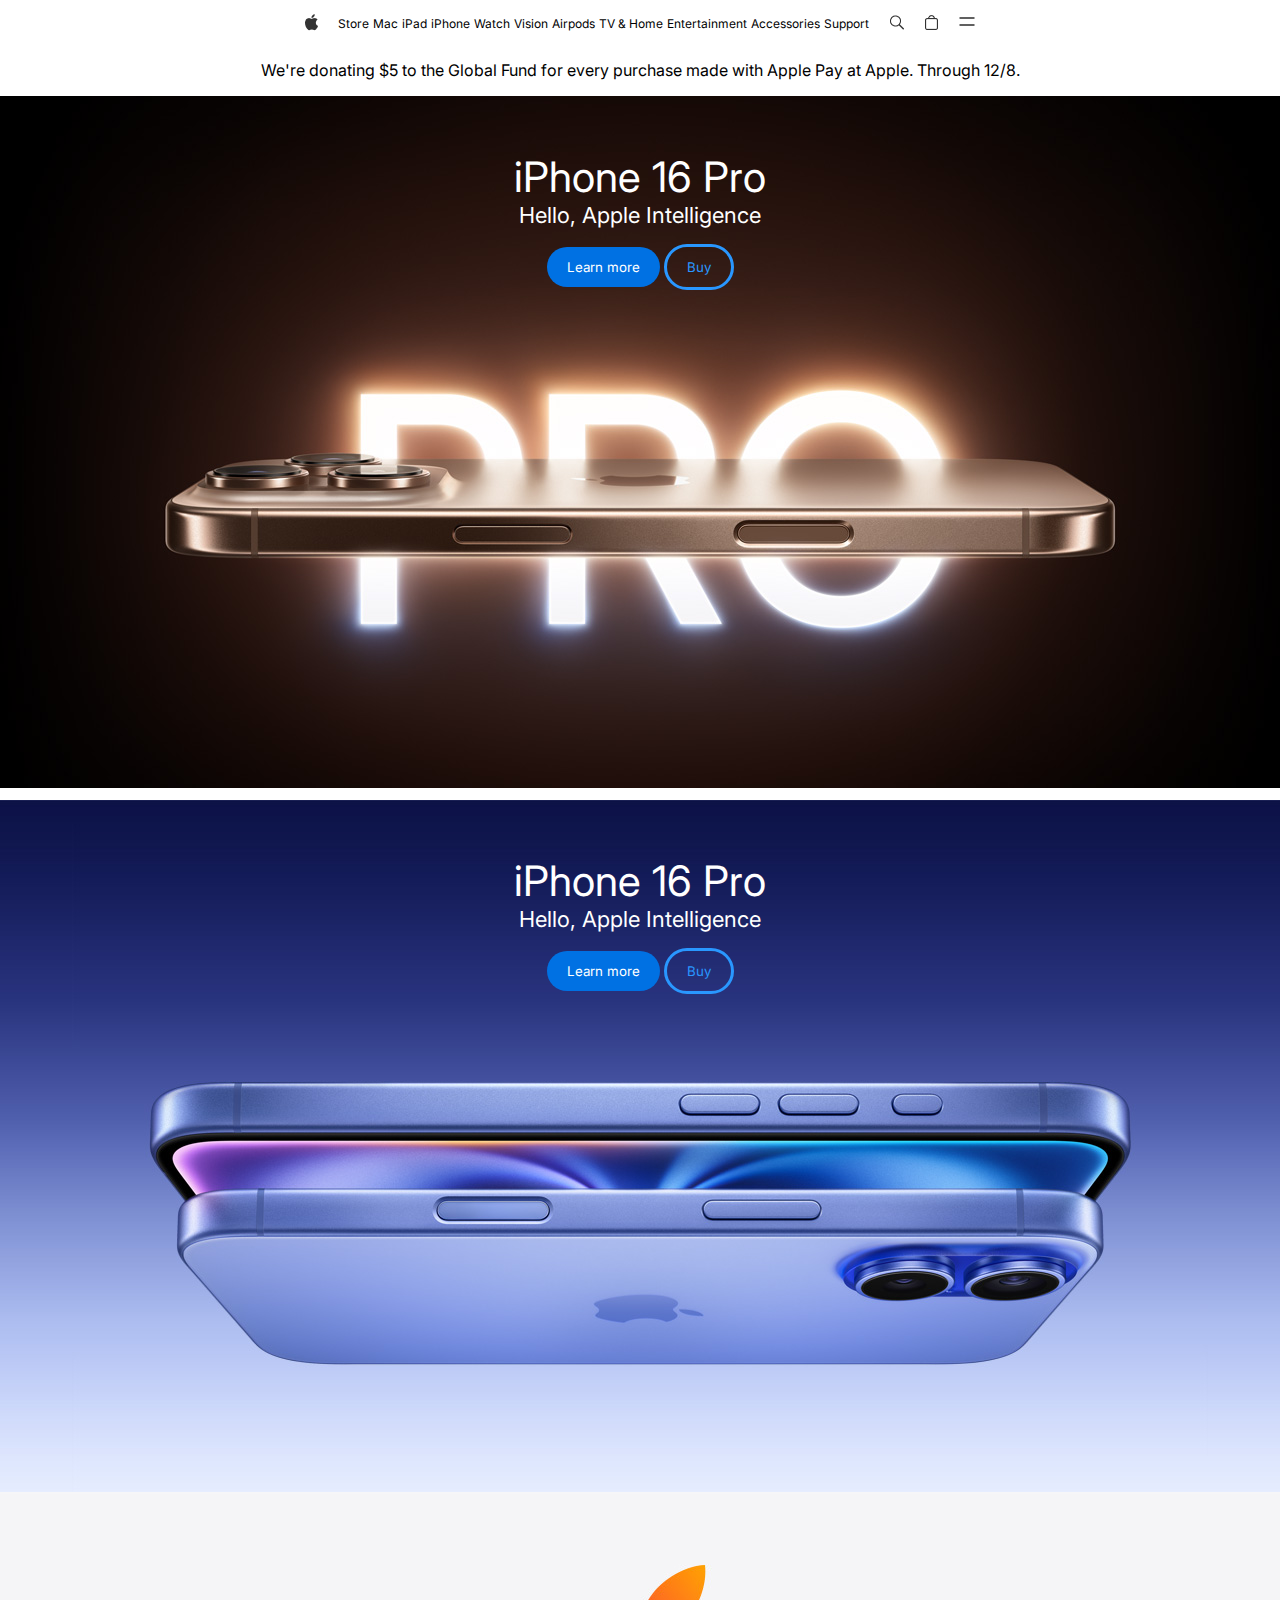
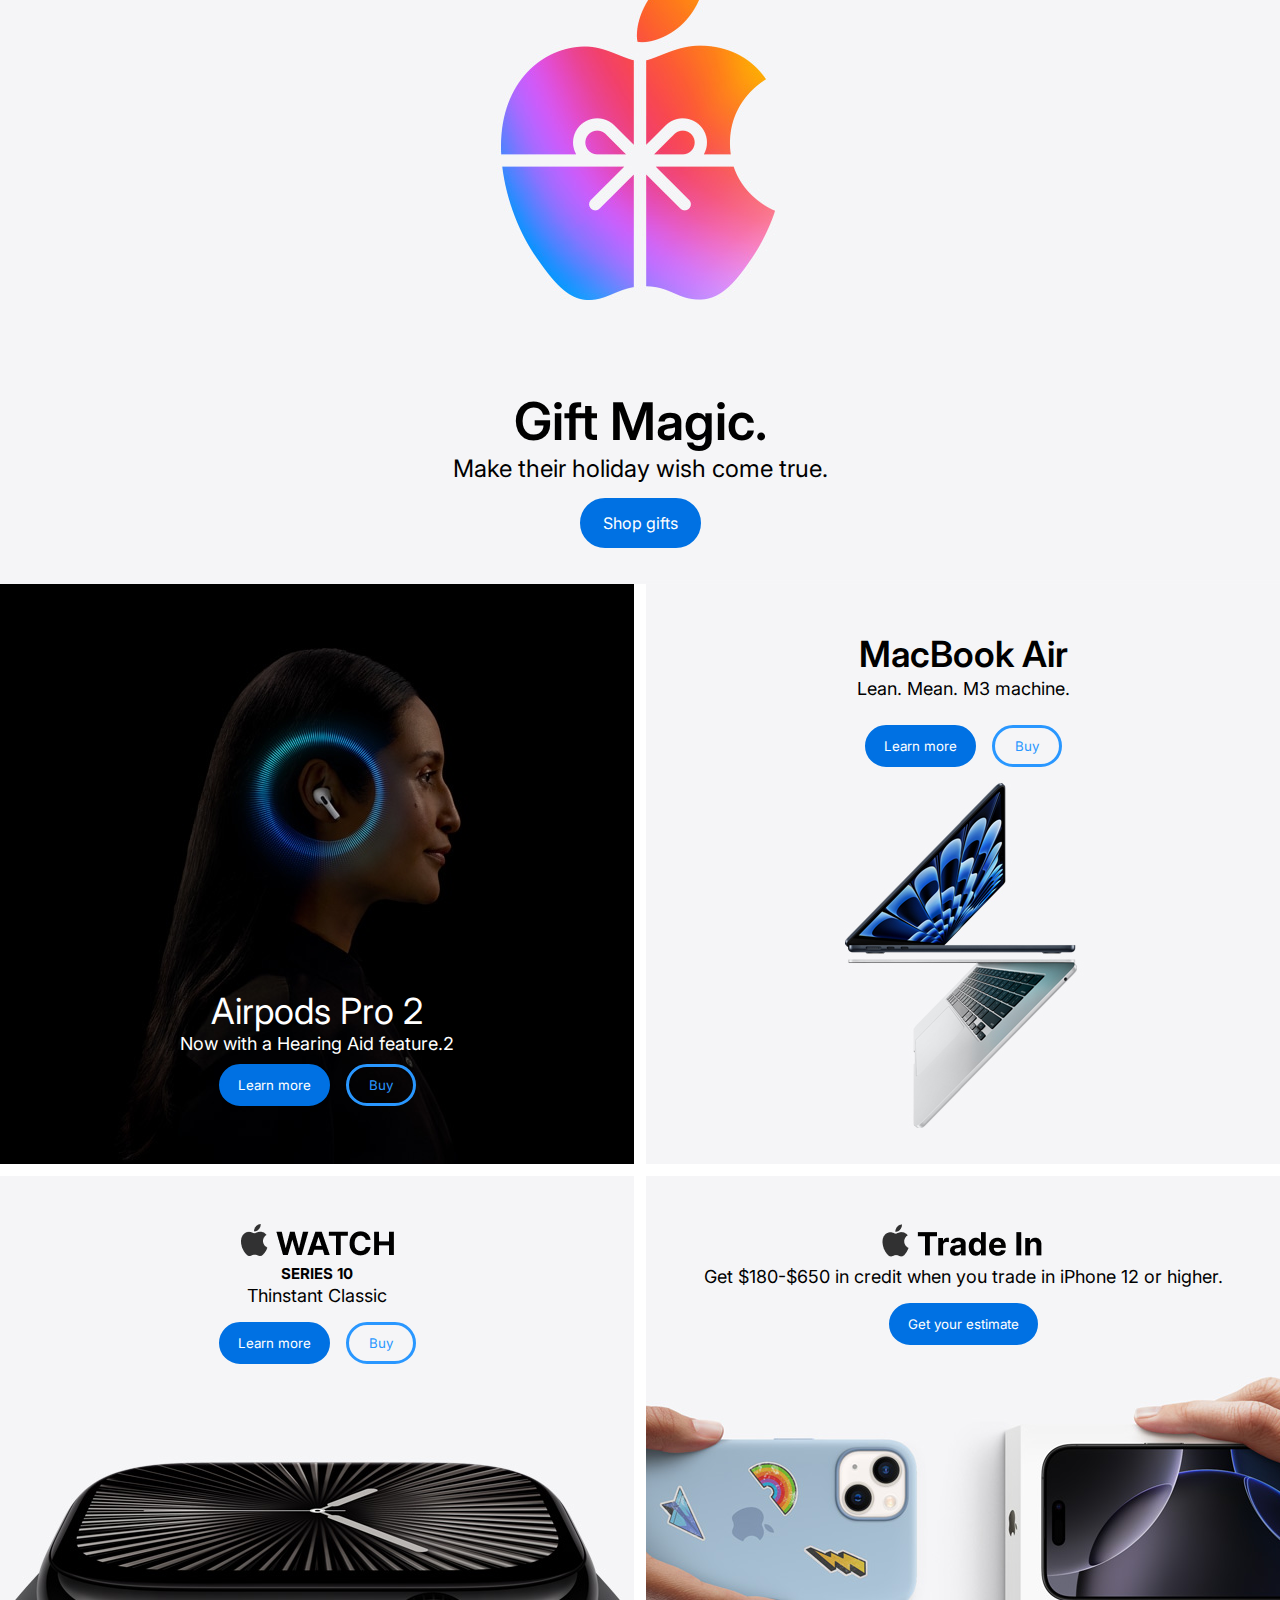
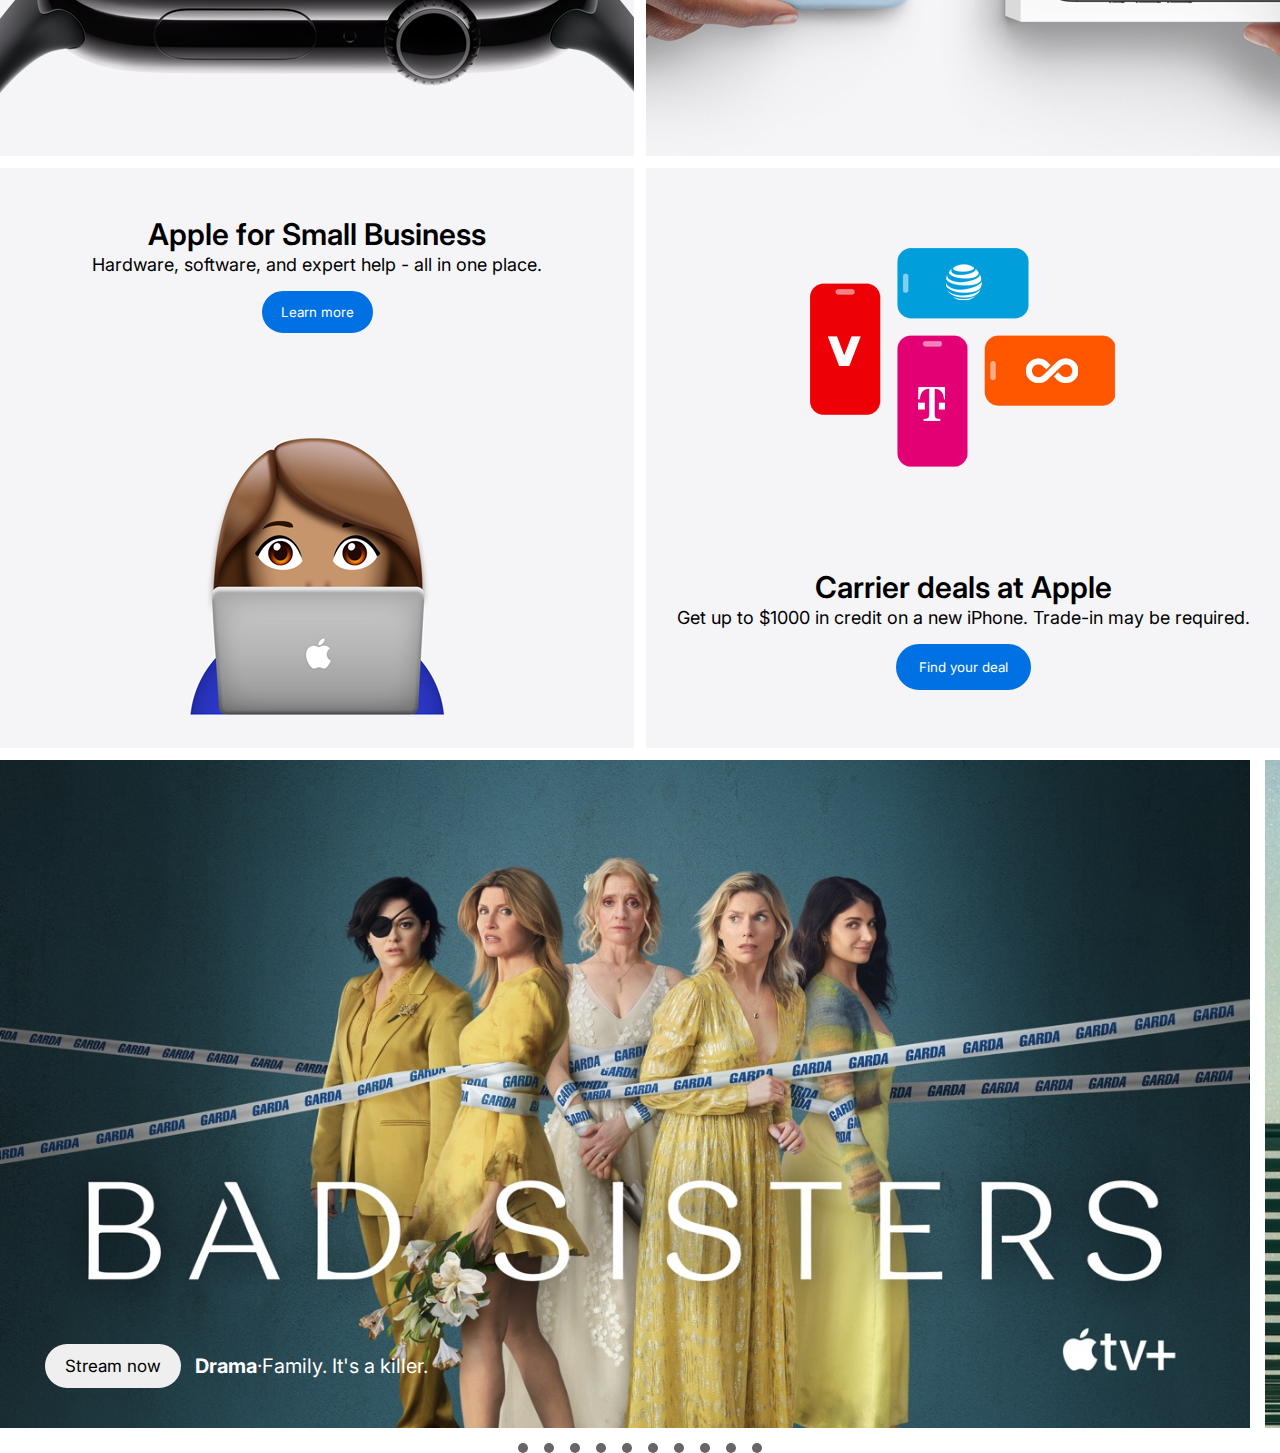
<file: index.html>
<!DOCTYPE html>
<html lang="en">
  <head>
    <meta charset="UTF-8" />
    <meta name="viewport" content="width=device-width, initial-scale=1.0" />
    <title>Apple Like Website</title>
    <link rel="stylesheet" href="./style.css" />
  </head>
  <body>
    <header class="header">
      <img class="apple-logo" src="./image/Vector.png" alt="" />
      <nav class="navigation">
        <a href="./store.html">Store</a>
        <a href="">Mac</a>
        <a href="">iPad</a>
        <a href="">iPhone</a>
        <a href="">Watch</a>
        <a href="">Vision</a>
        <a href="">Airpods</a>
        <a href="">TV & Home</a>
        <a href="">Entertainment</a>
        <a href="">Accessories</a>
        <a href="">Support</a>
      </nav>
      <img class="search-button" src="./image/Search.png" alt="search" />
      <img class="shopping-button" src="./image/Shopping.png" alt="shopping" />
      <img class="menu-button" src="./image/menu.png" alt="menu" />
    </header>

    <section class="info">
      We're donating $5 to the Global Fund for every purchase made with Apple
      Pay at Apple. Through 12/8.
    </section>

    <section class="iphone-pro">
      <div class="iphone-pro__text1">iPhone 16 Pro</div>
      <div class="iphone-pro__text2">Hello, Apple Intelligence</div>
      <div class="iphone-pro__buttons">
        <button class="button-blue">Learn more</button>
        <button class="button-black">Buy</button>
      </div>
    </section>

    <section class="iphone-16">
      <div class="iphone-16__text1">iPhone 16 Pro</div>
      <div class="iphone-16__text2">Hello, Apple Intelligence</div>
      <div class="iphone-16__buttons">
        <button class="button-blue">Learn more</button>
        <button class="button-black">Buy</button>
      </div>
    </section>

    <section class="gift-magic">
      <div class="gift-magic__text1">Gift Magic.</div>
      <div class="gift-magic__text2">Make their holiday wish come true.</div>
      <div class="gift-button">
        <button class="button-blue">Shop gifts</button>
      </div>
    </section>

    <section class="product-container">
      <div class="airpods-2">
        <div class="airpods-2__text1">Airpods Pro 2</div>
        <div class="airpods-2__text2">Now with a Hearing Aid feature.2</div>
        <div class="airpods-2__buttons">
          <button class="button__blue">Learn more</button>
          <button class="button__transparent">Buy</button>
        </div>
      </div>

      <div class="macbook-air">
        <div class="macbook-air__text1">MacBook Air</div>
        <div class="macbook-air__text2">Lean. Mean. M3 machine.</div>
        <div class="macbook-air__buttons">
          <button class="button__blue">Learn more</button>
          <button class="button__transparent">Buy</button>
        </div>
      </div>

      <div class="apple-watch">
        <div class="apple-logo-watch">
          <img src="./image/apple=logo-watch.png" alt="" />
        </div>
        <div class="apple-watch__text1">SERIES 10</div>
        <div class="apple-watch__text2">Thinstant Classic</div>
        <div class="apple-watch__buttons">
          <button class="button__blue">Learn more</button>
          <button class="button__transparent">Buy</button>
        </div>
      </div>

      <div class="trade">
        <div class="trade-image">
          <img src="./image/trade-logo.png" alt="" />
        </div>
        <div class="trade__text">
          Get $180-$650 in credit when you trade in iPhone 12 or higher.
        </div>
        <div class="trade__button">
          <button>Get your estimate</button>
        </div>
      </div>

      <div class="small-business">
        <div class="small-business__text1">Apple for Small Business</div>
        <div class="small-business__text2">
          Hardware, software, and expert help - all in one place.
        </div>
        <div class="small-business__button">
          <button class="button__blue">Learn more</button>
        </div>
      </div>

      <div class="deals">
        <div class="deals__title">Carrier deals at Apple</div>
        <div class="deals__text">
          Get up to $1000 in credit on a new iPhone. Trade-in may be required.
        </div>
        <div class="deals__button">
          <button>Find your deal</button>
        </div>
      </div>
    </section>

    <section class="apple-tvshows">
      <div id="id-1" class="show-1">
        <div class="show-1__contents">
          <button>Stream now</button>
          <span class="show-1__span1">Drama</span>
          <span class="show-1__span2">·</span>
          <span class="show-1__span3">Family. It's a killer.</span>
        </div>
      </div>

      <div id="id-2" class="show-2">
        <div class="show-2__contents">
          <button>Stream now</button>
          <span class="show-2__span1">Comedy</span>
          <span class="show-2__span2">·</span>
          <span class="show-2__span3">Getting it together. Together.</span>
        </div>
      </div>

      <div id="id-3" class="show-3">
        <div class="show-3__contents">
          <button>Stream now</button>
          <span class="show-3__span1">Thriller</span>
          <span class="show-3__span2">·</span>
          <span class="show-3__span3">New season.</span>
        </div>
      </div>

      <div id="id-4" class="show-4">
        <div class="show-4__contents">
          <button>Stream now</button>
          <span class="show-4__span1">Comedy</span>
          <span class="show-4__span2">·</span>
          <span class="show-4__span3">New season.</span>
        </div>
      </div>

      <div id="id-5" class="show-5">
        <div class="show-5__contents">
          <button>Stream now</button>
          <span class="show-5__span1">Sci-Fi</span>
          <span class="show-5__span2">·</span>
          <span class="show-5__span3">New season.</span>
        </div>
      </div>

      <div id="id-6" class="show-6">
        <div class="show-6__contents">
          <button>Stream now</button>
          <span class="show-6__span1">Comedy</span>
          <span class="show-6__span2">·</span>
          <span class="show-6__span3">Kindness makes a comeback.</span>
        </div>
      </div>

      <div id="id-7" class="show-7">
        <div class="show-7__contents">
          <button>Stream now</button>
          <span class="show-7__span1">Comedy</span>
          <span class="show-7__span2">·</span>
          <span class="show-7__span3"
            >Will they make history.... or fake it?</span
          >
        </div>
      </div>

      <div id="id-8" class="show-8">
        <div class="show-8__contents">
          <button>Stream now</button>
          <span class="show-8__span1">Thriller</span>
          <span class="show-8__span2">·</span>
          <span class="show-8__span3">Emmy® Award winner.</span>
        </div>
      </div>

      <div id="id-9" class="show-9">
        <div class="show-9__contents">
          <button>Stream now</button>
          <span class="show-9__span1">Action</span>
          <span class="show-9__span2">·</span>
          <span class="show-9__span3"
            >George Clooney and Brad Pitt are rival fixers stuck on the same job
            for one wild night.</span
          >
        </div>
      </div>

      <div id="id-10" class="show-10">
        <div class="show-10__contents">
          <button>Stream now</button>
          <span class="show-10__span1">Thriller</span>
          <span class="show-10__span2">·</span>
          <span class="show-10__span3"
            >Leo Woodall stars as a brilliant student unraveling a high-stakes
            conspiracy.</span
          >
        </div>
      </div>
    </section>

    <section class="buttons">
      <a href="#id-1"></a>
      <a href="#id-2"></a>
      <a href="#id-3"></a>
      <a href="#id-4"></a>
      <a href="#id-5"></a>
      <a href="#id-6"></a>
      <a href="#id-7"></a>
      <a href="#id-8"></a>
      <a href="#id-9"></a>
      <a href="#id-10"></a>
    </section>
  </body>
</html>
</file>
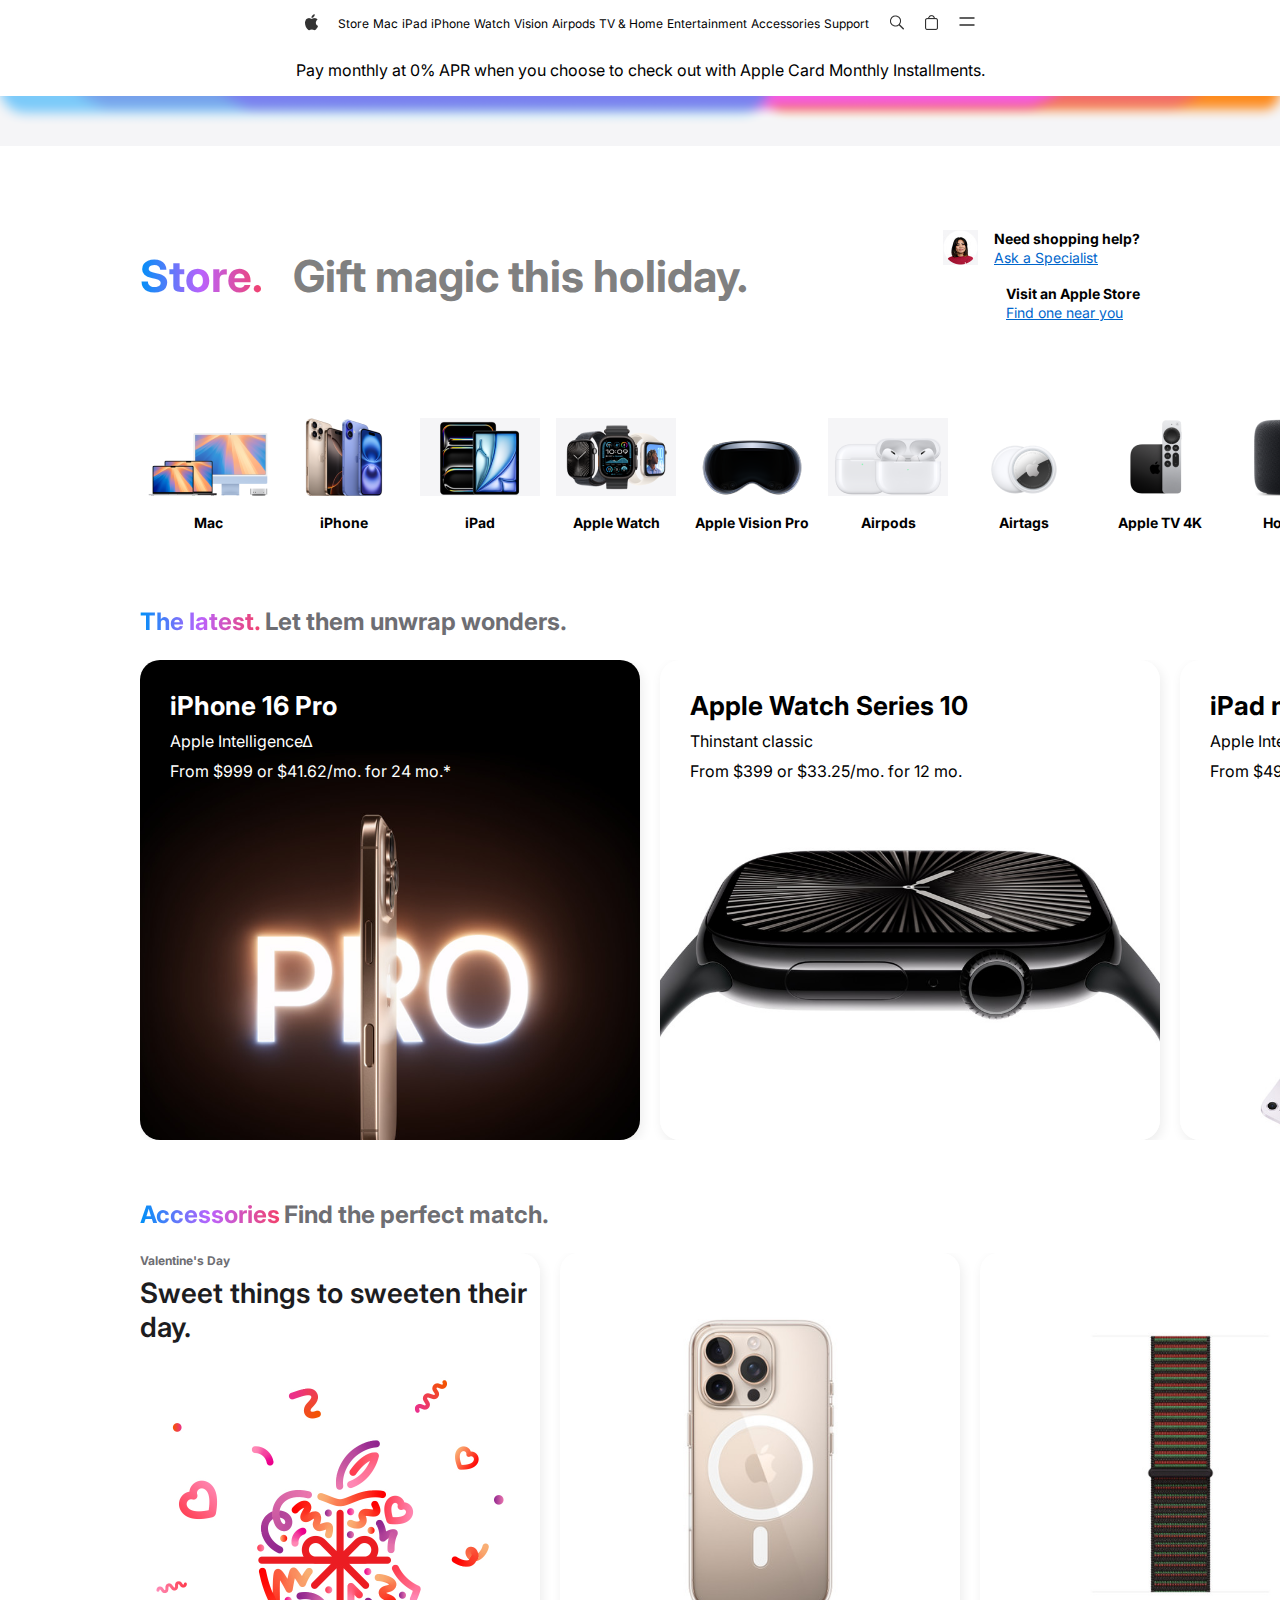
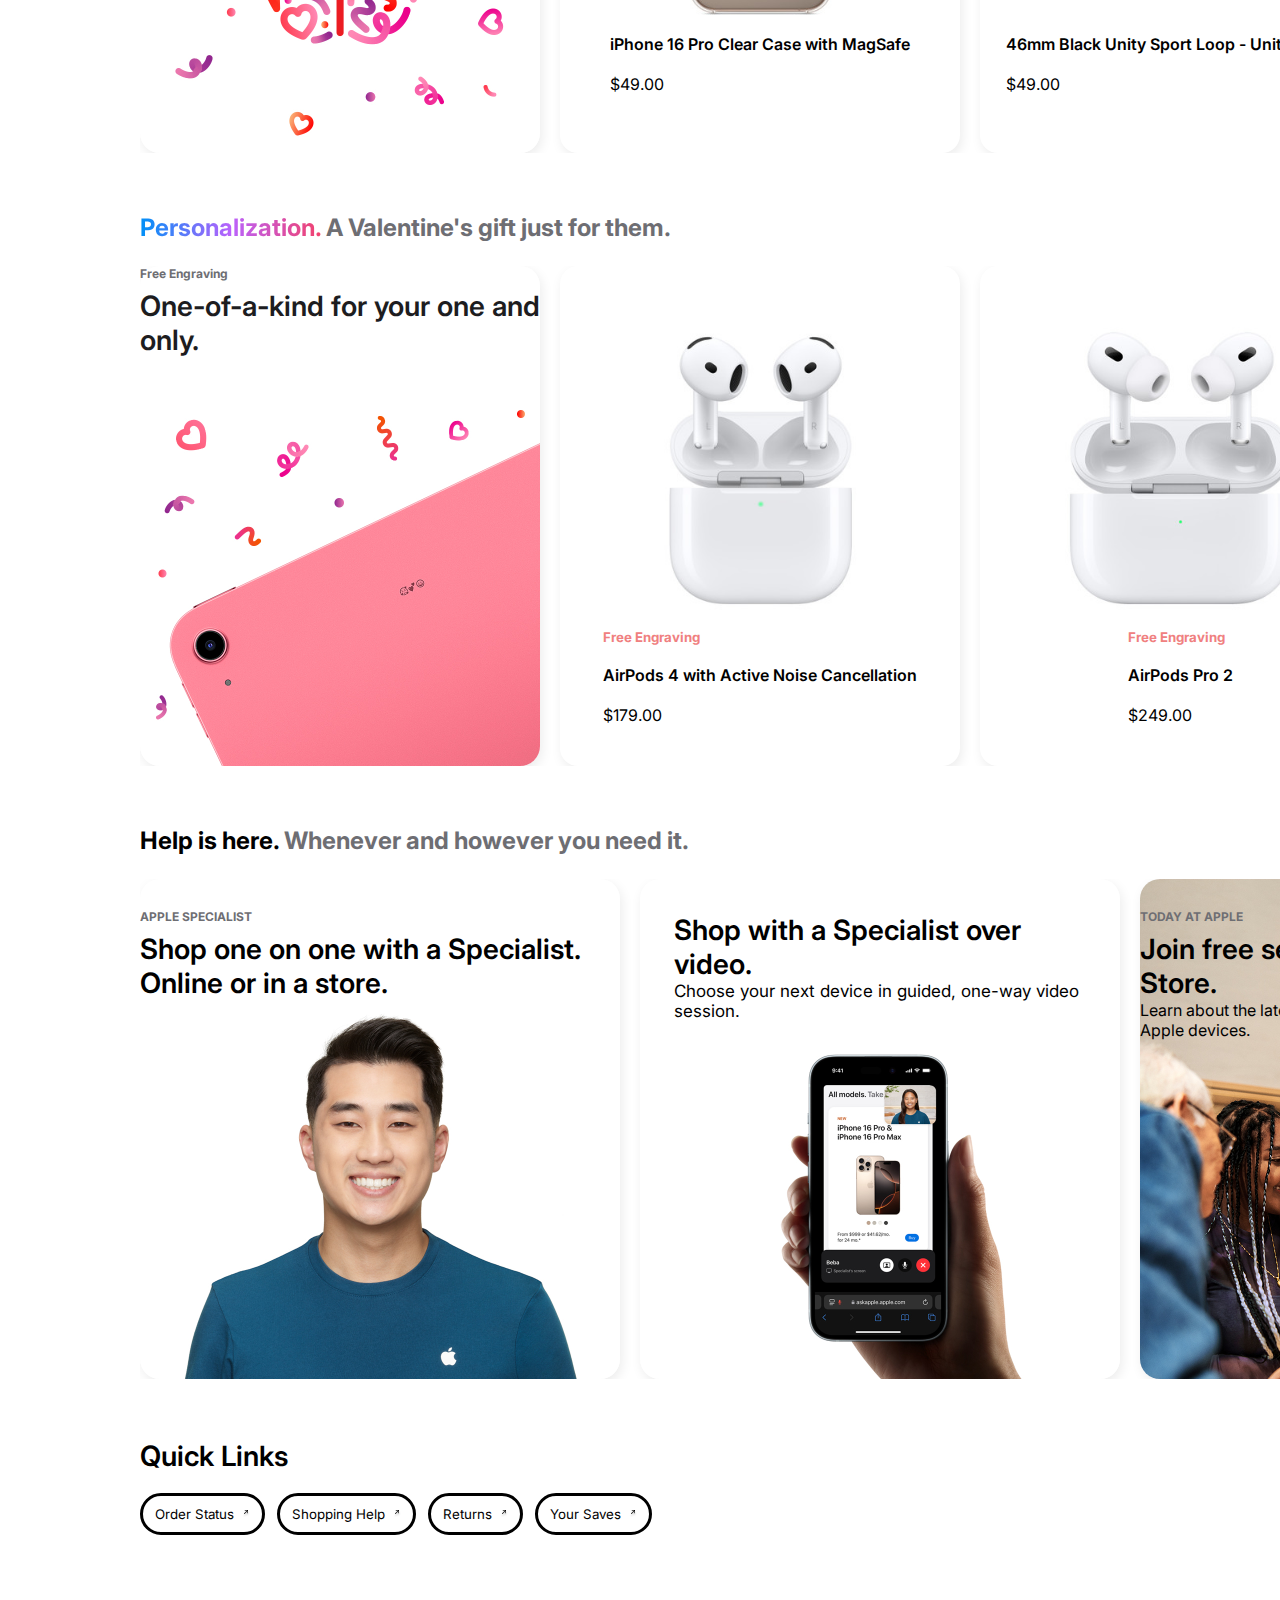
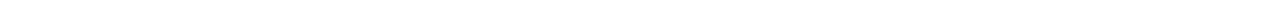
<file: store.html>
<!DOCTYPE html>
<html lang="en">
  <head>
    <meta charset="UTF-8" />
    <meta name="viewport" content="width=device-width, initial-scale=1.0" />
    <title>Apple-Store Online</title>
    <link rel="stylesheet" href="./store.css" />
  </head>
  <body>
    <header class="header">
      <img class="apple-logo" src="./image/Vector.png" alt="" />
      <nav class="navigation">
        <a href="./index.html">Store</a>
        <a href="">Mac</a>
        <a href="">iPad</a>
        <a href="">iPhone</a>
        <a href="">Watch</a>
        <a href="">Vision</a>
        <a href="">Airpods</a>
        <a href="">TV & Home</a>
        <a href="">Entertainment</a>
        <a href="">Accessories</a>
        <a href="">Support</a>
      </nav>
      <img class="search-button" src="./image/Search.png" alt="search" />
      <img class="shopping-button" src="./image/Shopping.png" alt="shopping" />
      <img class="menu-button" src="./image/menu.png" alt="menu" />
    </header>

    <section class="info">
      Pay monthly at 0% APR when you choose to check out with Apple Card Monthly
      Installments.
    </section>
    <img class="rainbow-bg" src="./store-images/rainbow-bg.png" alt="" />

    <section class="store-gift">
      <div class="store__text1">
        <h1 class="rainbow__text">Store.</h1>
        <p class="gray__text">Gift magic this holiday.</p>
      </div>

      <div class="store-support">
        <div class="store-support__icon">
          <div>
            <img
              src="./store-images/store-chat-holiday-specialist-icon-202411_AV3.png"
              alt=""
            />
          </div>
          <div class="store-support__text">
            <h2>Need shopping help?</h2>
            <a href="">Ask a Specialist</a>
          </div>
        </div>
        <div class="store-support__text1">
          <div></div>
          <div>
            <h2>Visit an Apple Store</h2>
            <a href="">Find one near you</a>
          </div>
        </div>
      </div>
    </section>

    <section class="store-cards">
      <div class="store-card">
        <div class="store-card-image">
          <img src="./store-images/store-card-13-mac-nav-item1.png" alt="" />
        </div>
        <h4 class="store-card-title">Mac</h4>
      </div>
      <div class="store-card">
        <div class="store-card-image">
          <img src="./store-images/store-card-13-iphone-item2.png" alt="" />
        </div>
        <h4 class="store-card-title">iPhone</h4>
      </div>
      <div class="store-card">
        <div class="store-card-image">
          <img src="./store-images/store-card-13-ipad-item3.png" alt="" />
        </div>
        <h4 class="store-card-title">iPad</h4>
      </div>
      <div class="store-card">
        <div class="store-card-image">
          <img src="./store-images/store-card-13-watch-item4.png" alt="" />
        </div>
        <h4 class="store-card-title">Apple Watch</h4>
      </div>
      <div class="store-card">
        <div class="store-card-image">
          <img src="./store-images/store-card-13-vision-pro-item5.png" alt="" />
        </div>
        <h4 class="store-card-title">Apple Vision Pro</h4>
      </div>
      <div class="store-card">
        <div class="store-card-image">
          <img src="./store-images/store-card-13-airpods-item6.png" alt="" />
        </div>
        <h4 class="store-card-title">Airpods</h4>
      </div>
      <div class="store-card">
        <div class="store-card-image">
          <img src="./store-images/store-card-13-airtags-item7.png" alt="" />
        </div>
        <h4 class="store-card-title">Airtags</h4>
      </div>
      <div class="store-card">
        <div class="store-card-image">
          <img src="./store-images/store-card-13-appletv-item8.png" alt="" />
        </div>
        <h4 class="store-card-title">Apple TV 4K</h4>
      </div>
      <div class="store-card">
        <div class="store-card-image">
          <img src="./store-images/store-card-13-homepod-item9.png" alt="" />
        </div>
        <h4 class="store-card-title">Homepod</h4>
      </div>
      <div class="store-card">
        <div class="store-card-image">
          <img
            src="./store-images/store-card-13-accessories-item10.png"
            alt=""
          />
        </div>
        <h4 class="store-card-title">Accessories</h4>
      </div>
      <div class="store-card">
        <div class="store-card-image">
          <img
            src="./store-images/store-card-13-holiday-giftcards-asit-item11.png"
            alt=""
          />
        </div>
        <h4 class="store-card-title">Apple Gift Card</h4>
      </div>
    </section>

    <section class="latest-products-section">
      <div class="latest-title">
        <h1>The latest.</h1>
        <p>Let them unwrap wonders.</p>
      </div>

      <div class="latest-products">
        <div class="item1">
          <h2 class="item-name">iPhone 16 Pro</h2>
          <p class="item-description">Apple Intelligence∆</p>
          <p class="item-pricing">From $999 or $41.62/mo. for 24 mo.*</p>
        </div>

        <div class="item2">
          <h2 class="item-name">Apple Watch Series 10</h2>
          <p class="item-description">Thinstant classic</p>
          <p class="item-pricing">From $399 or $33.25/mo. for 12 mo.</p>
        </div>

        <div class="item3">
          <h2 class="item-name">iPad mini</h2>
          <p class="item-description">Apple Intelligence∆</p>
          <p class="item-pricing">From $499 or $41.58/mo. for 12 mo.</p>
        </div>

        <div class="item4">
          <h2 class="item-name">Macbook Pro</h2>
          <p class="item-description">Apple Intelligence∆</p>
          <p class="item-pricing">From $1599 or $133.25/mo. for 12 mo.</p>
        </div>

        <div class="item5">
          <h2 class="item-name">iPhone 16</h2>
          <p class="item-description">Apple Intelligence∆</p>
          <p class="item-pricing">From $799 or $33.29/mo. for 24 mo.</p>
        </div>

        <div class="item6">
          <h2 class="item-name">Apple Watch Ultra 2</h2>
          <p class="item-description">Never finish. Never Quit.</p>
          <p class="item-pricing">From $799 or $66.58/mo. for 12 mo.</p>
        </div>

        <div class="item7">
          <h2 class="item-name">iPad Air</h2>
          <p class="item-description">Apple Intelligence∆</p>
          <p class="item-pricing">From $599 or $49.91/mo. for 12 mo.</p>
        </div>

        <div class="item8">
          <h2 class="item-name">Mac mini</h2>
          <p class="item-description">Apple Intelligence∆</p>
          <p class="item-pricing">From $599 or $49.91/mo. for 12 mo.</p>
        </div>

        <div class="item9">
          <h2 class="item-name">iPad Pro</h2>
          <p class="item-description">Apple Intelligence∆</p>
          <p class="item-pricing">From $999 or $83.25/mo. for 12 mo.</p>
        </div>

        <div class="item10">
          <h2 class="item-name">MacBook Air</h2>
          <p class="item-description">Apple Intelligence∆</p>
          <p class="item-pricing">From $999 or $83.25/mo. for 12 mo.</p>
        </div>

        <div class="item11">
          <h2 class="item-name">iMac</h2>
          <p class="item-description">Apple Intelligence∆</p>
          <p class="item-pricing">From $1299 or $108.25/mo. for 12 mo.</p>
        </div>

        <div class="item12">
          <h2 class="item-name">Apple Vision Pro</h2>
          <p class="item-description">Welcome to spatial computing.</p>
          <p class="item-pricing">From $3499 or $291.58/mo. for 12 mo.</p>
        </div>

        <div class="item13">
          <h2 class="item-name">Apple Watch SE</h2>
          <p class="item-description">A great deal to love.</p>
          <p class="item-pricing">From $249 or $20.75/mo. for 12 mo.</p>
        </div>
      </div>
    </section>

    <section class="accessories-products-section">
      <div class="accessories-title">
        <h1>Accessories</h1>
        <p>Find the perfect match.</p>
      </div>

      <div class="accessories-products">
        <div class="special-offer">
          <h4>Valentine's Day</h4>
          <p>Sweet things to sweeten their day.</p>
        </div>

        <div class="accessories-item">
          <div class="item-contents">
            <div class="accessories-item-image">
              <img
                src="./store-images/iphone-16-pro-magsafe-access1.jpeg"
                alt=""
              />
            </div>
            <div class="accessories-item-description">
              <h4 class="item__name__description">
                iPhone 16 Pro Clear Case with MagSafe
              </h4>
              <p class="item__pricing">$49.00</p>
            </div>
          </div>
        </div>

        <div class="accessories-item">
          <div class="item-contents">
            <div class="accessories-item-image">
              <img src="./store-images/sport-rhym-access2.jpeg" alt="" />
            </div>
            <div class="accessories-item-description">
              <h4 class="item__name__description">
                46mm Black Unity Sport Loop - Unity Rhythm
              </h4>
              <p class="item__pricing">$49.00</p>
            </div>
          </div>
        </div>

        <div class="accessories-item">
          <div class="item-contents">
            <div class="accessories-item-image">
              <img src="./store-images/access3.jpeg" alt="" />
            </div>
            <div class="accessories-item-description">
              <h4 class="item__name__description">
                iPhone 16 Pro Silicone Case with MagSafe - Plum
              </h4>
              <p class="item__pricing">$49.00</p>
            </div>
          </div>
        </div>

        <div class="accessories-item">
          <div class="item-contents">
            <div class="accessories-item-image">
              <img src="./store-images/access4.jpeg" alt="" />
            </div>
            <div class="accessories-item-description">
              <h4 class="item__name__description">
                Beats Pill — Wireless Bluetooth® Speaker — Statement Red
              </h4>
              <p class="item__pricing">$149.00</p>
            </div>
          </div>
        </div>

        <div class="accessories-item">
          <div class="item-contents">
            <div class="accessories-item-image">
              <img src="./store-images/access5.jpeg" alt="" />
            </div>
            <div class="accessories-item-description">
              <h4 class="item__name__description">
                42mm Dark Taupe Modern Buckle - Medium
              </h4>
              <p class="item__pricing">$149.00</p>
            </div>
          </div>
        </div>

        <div class="accessories-item">
          <div class="item-contents">
            <div class="accessories-item-image">
              <img src="./store-images/access6.jpeg" alt="" />
            </div>
            <div class="accessories-item-description">
              <h4 class="item__name__description">
                Beats Solo 4 — On-Ear Wireless Headphones - Cloud Pink
              </h4>
              <p class="item__pricing">$199.00</p>
            </div>
          </div>
        </div>

        <div class="accessories-item">
          <div class="item-contents">
            <div class="accessories-item-image">
              <img src="./store-images/access7.jpeg" alt="" />
            </div>
            <div class="accessories-item-description">
              <h4 class="item__name__description">
                iPhone FineWoven Wallet with MagSafe - Blackberry
              </h4>
              <p class="item__pricing">$59.00</p>
            </div>
          </div>
        </div>

        <div class="accessories-item">
          <div class="item-contents">
            <div class="accessories-item-image">
              <img src="./store-images/access8.jpeg" alt="" />
            </div>
            <div class="accessories-item-description">
              <h4 class="item__name__description">
                Smart Folio for iPad mini (A17 Pro) - Light Violet
              </h4>
              <p class="item__pricing">$59.00</p>
            </div>
          </div>
        </div>

        <div class="explore">
          <h4>Explore all accessories.</h4>
        </div>
      </div>
    </section>

    <section class="personalize-section">
      <div class="personalize-title">
        <h1>Personalization.</h1>
        <p>A Valentine's gift just for them.</p>
      </div>

      <div class="personalize-products">
        <div class="free-engravings">
          <h4>Free Engraving</h4>
          <p>One-of-a-kind for your one and only.</p>
        </div>

        <div class="personalize-item">
          <div class="personalize-contents">
            <div class="personalize-item-image">
              <img src="./store-images/personalize1.jpeg" alt="" />
            </div>
            <div class="personalize-item-description">
              <h5 class="personalize__title">Free Engraving</h5>
              <h4 class="item__name__description">
                AirPods 4 with Active Noise Cancellation
              </h4>
              <p class="item__pricing">$179.00</p>
            </div>
          </div>
        </div>

        <div class="personalize-item">
          <div class="personalize-contents">
            <div class="personalize-item-image">
              <img src="./store-images/personalize2.jpeg" alt="" />
            </div>
            <div class="personalize-item-description">
              <h5 class="personalize__title">Free Engraving</h5>
              <h4 class="item__name__description">AirPods Pro 2</h4>
              <p class="item__pricing">$249.00</p>
            </div>
          </div>
        </div>

        <div class="personalize-item">
          <div class="personalize-contents">
            <div class="personalize-item-image">
              <img src="./store-images/personalize3.jpeg" alt="" />
            </div>
            <div class="personalize-item-description">
              <h5 class="personalize__title">Free Engraving</h5>
              <h4 class="item__name__description">AirTag</h4>
              <p class="item__pricing">$29.00</p>
            </div>
          </div>
        </div>

        <div class="personalize-item">
          <div class="personalize-contents">
            <div class="personalize-item-image">
              <img src="./store-images/person4.jpeg" alt="" />
            </div>
            <div class="personalize-item-description">
              <h5 class="personalize__title">Free Engraving</h5>
              <h4 class="item__name__description">Apple Pencil Pro</h4>
              <p class="item__pricing">$129.00</p>
            </div>
          </div>
        </div>

        <div class="personalize-item">
          <div class="personalize-contents">
            <div class="personalize5-item-image">
              <img src="./store-images/person5.jpeg" alt="" />
            </div>
            <div class="personalize-item-description">
              <h5 class="personalize__title">Free Engraving</h5>
              <h4 class="item__name__description">AirPods Max - Purple</h4>
              <p class="item__pricing">$549.00</p>
            </div>
          </div>
        </div>

        <div class="personalize-item">
          <div class="personalize-contents">
            <div class="personalize6-item-image">
              <img src="./store-images/person6.jpeg" alt="" />
            </div>
            <div class="personalize-item-description">
              <h5 class="personalize__title">Free Engraving</h5>
              <h4 class="item__name__description">AirTag 4 pack</h4>
              <p class="item__pricing">$99.00</p>
            </div>
          </div>
        </div>

        <div class="personalize-item">
          <div class="personalize-contents">
            <div class="personalize-item-image">
              <img src="./store-images/person7.jpeg" alt="" />
            </div>
            <div class="personalize-item-description">
              <h5 class="personalize__title">Free Engraving</h5>
              <h4 class="item__name__description">
                Beats Fit Pro True Wireless Earbuds — Stone Purple
              </h4>
              <p class="item__pricing">$199.99</p>
            </div>
          </div>
        </div>
      </div>
    </section>

    <section class="store-help">
      <div class="store-help-title">
        <h1>Help is here.</h1>
        <p>Whenever and however you need it.</p>
      </div>

      <div class="store-help-types">
        <div class="apple-specialist">
          <h3>APPLE SPECIALIST</h3>
          <p>Shop one on one with a Specialist. Online or in a store.</p>
        </div>

        <div class="specialist-video">
          <h3>Shop with a Specialist over video.</h3>
          <p>Choose your next device in guided, one-way video session.</p>
        </div>

        <div class="today-at-apple">
          <h3>TODAY AT APPLE</h3>
          <p>Join free sessions at your Apple Store.</p>
          <span
            >Learn about the latest features and how to go further with your
            Apple devices.</span
          >
        </div>

        <div class="guidance">
          <h3>ONE-ON-ONE GUIDANCE</h3>
          <p>Get to know your new device with Personal Setup</p>
          <span
            >Let us guide you through setup, data transfer, and the latest
            features in an online session.</span
          >
        </div>

        <div class="genius-bar">
          <p>Get expert service and support at the Genius Bar.</p>
        </div>
      </div>
    </section>

    <section class="quick-links">
      <div>Quick Links</div>

      <div class="quick-buttons">
        <button>
          Order Status
          <img src="./store-images/quick-links-vector.png" alt="" />
        </button>

        <button>
          Shopping Help
          <img src="./store-images/quick-links-vector.png" alt="" />
        </button>

        <button>
          Returns <img src="./store-images/quick-links-vector.png" alt="" />
        </button>

        <button>
          Your Saves <img src="./store-images/quick-links-vector.png" alt="" />
        </button>
      </div>
    </section>
  </body>
</html>
</file>
<file: style.css>
@import url("https://fonts.googleapis.com/css2?family=Inter:ital,opsz,wght@0,14..32,100..900;1,14..32,100..900&display=swap");
* {
  padding: 0;
  margin: 0;
  box-sizing: border-box;
  font-family: Inter, serif;
}
.header {
  display: flex;
  justify-content: center;
  align-items: center;
  gap: 20px;
  height: 44px;
  width: 100vw;
}
.navigation a {
  text-decoration: none;
  color: black;
  font-size: 12px;
  font-weight: 400;
}
.info {
  text-align: center;
  padding-top: 16px;
  padding-bottom: 16px;
}
.iphone-pro {
  background-image: url(./image/Iphone-pro-desktop.png);
  width: 100vw;
  height: 692px;
  background-position: center;
  background-size: cover;
  background-repeat: no-repeat;
  display: flex;
  flex-direction: column;
  color: white;
  align-items: center;
  padding-block: 55px 36px;
}
.iphone-pro__text1 {
  font-size: 42px;
}
.iphone-pro__text2 {
  font-size: 22px;
}
.iphone-pro__buttons {
  padding-top: 16px;
}
.iphone-pro .button-blue {
  padding: 12px 20px;
  border-radius: 90px;
  background-color: #0071e3;
  border: #0071e3;
  color: white;
  cursor: pointer;
}
.iphone-pro .button-black {
  padding: 12px 20px;
  border-radius: 90px;
  background-color: transparent;
  color: #2997ff;
  border: solid #2997ff;
  cursor: pointer;
}
.iphone-16 {
  background-image: url(./image/Iphone-16.png);
  width: 100vw;
  height: 692px;
  background-position: center;
  background-size: cover;
  background-repeat: no-repeat;
  color: white;
  display: flex;
  flex-direction: column;
  align-items: center;
  padding-block: 55px 36px;
  margin-top: 12px;
}
.iphone-16__text1 {
  font-size: 42px;
}
.iphone-16__text2 {
  font-size: 22px;
}
.iphone-16__buttons {
  padding-top: 16px;
}
.iphone-16 .button-blue {
  padding: 12px 20px;
  border-radius: 90px;
  background-color: #0071e3;
  border: #0071e3;
  color: white;
  cursor: pointer;
}
.iphone-16 .button-black {
  padding: 12px 20px;
  border-radius: 90px;
  background-color: transparent;
  color: #2997ff;
  border: solid #2997ff;
  cursor: pointer;
}
.gift-magic {
  width: 100vw;
  height: 692px;
  background-image: url(./image/Apple-sliced-logo.png);
  background-position: center;
  background-size: cover;
  background-repeat: no-repeat;
  justify-content: flex-end;
  display: flex;
  flex-direction: column;
  align-items: center;
  text-align: center;
  padding-block: 55px 36px;
  line-height: 0.8;
}
.gift-magic__text1 {
  display: block;
  font-size: 52px;
  color: black;
  font-weight: 600;
}
.gift-magic__text2 {
  display: block;
  font-size: 24px;
  color: black;
  font-weight: 400;
  margin-block: 16px 20px;
}
.gift-button {
  display: flex;
  column-gap: 16px;
}
.gift-button .button-blue {
  padding: 12px 20px;
  color: white;
  font-size: 16px;
  background-color: #0071e3;
  border-radius: 90px;
  border: #0071e3 solid;
}
.product-container {
  display: grid;
  grid-template-columns: repeat(2, 1fr);
  grid-auto-rows: 580px;
  margin-bottom: 12px;
  gap: 12px;
}

.airpods-2 {
  background-image: url(./image/Airpods-2-desktop.png);
  background-position: center;
  background-size: cover;
  background-repeat: no-repeat;
  display: flex;
  flex-direction: column;
  align-items: center;
  text-align: center;
  justify-content: flex-end;
  padding-block: 48px 58px;
}
.airpods-2__text1 {
  color: white;
  font-size: 36px;
}
.airpods-2__text2 {
  color: white;
  font-size: 18px;
}
.airpods-2__buttons {
  padding-top: 10px;
  display: flex;
  gap: 16px;
}
.airpods-2__buttons .button__blue {
  border: solid #0071e3;
  background-color: #0071e3;
  border-radius: 90px;
  color: white;
  padding: 10px 16px;
}
.airpods-2__buttons .button__transparent {
  border: solid #2997ff;
  background-color: transparent;
  padding: 10px 20px;
  color: #2997ff;
  border-radius: 90px;
}

.macbook-air {
  background-image: url(./image/macbook-air-desktop.png);
  background-position: center;
  background-repeat: no-repeat;
  background-size: cover;
  display: flex;
  flex-direction: column;
  align-items: center;
  text-align: center;
  padding-block: 48px 58px;
}
.macbook-air__text1 {
  font-size: 36px;
  font-weight: 600;
}
.macbook-air__text2 {
  font-size: 18px;
  padding-block: 2px 16px;
}
.macbook-air__buttons {
  display: flex;
  gap: 16px;
  padding-top: 10px;
}
.macbook-air__buttons .button__blue {
  padding: 10px 16px;
  border: solid #0071e3;
  border-radius: 90px;
  background-color: #0071e3;
  color: white;
}
.macbook-air__buttons .button__transparent {
  padding: 10px 20px;
  border: solid #2997ff;
  color: #2997ff;
  border-radius: 90px;
  background-color: transparent;
}
.apple-watch {
  background-image: url(/image/watch-desktop.png);
  background-position: center;
  background-repeat: no-repeat;
  background-size: cover;
  display: flex;
  flex-direction: column;
  align-items: center;
  text-align: center;
  padding-block: 48px 58px;
}
.apple-logo-watch {
  height: 40px;
  width: 161px;
}
.apple.watch img {
  width: 100%;
  height: 100%;
  object-fit: contain;
}
.apple-watch__text1 {
  font-size: 15px;
  font-weight: 700;
}
.apple-watch__text2 {
  padding-block: 2px 16px;
  font-size: 18px;
}
.apple-watch__buttons {
  display: flex;
  gap: 16px;
}
.apple-watch__buttons .button__blue {
  border: solid #0071e3;
  border-radius: 90px;
  background-color: #0071e3;
  padding: 10px 16px;
  color: white;
}
.apple-watch__buttons .button__transparent {
  border: solid #2997ff;
  border-radius: 90px;
  background-color: transparent;
  padding: 10px 20px;
  color: #2997ff;
}
.trade {
  background-image: url(./image/tradein-desktop.png);
  background-position: center;
  background-repeat: no-repeat;
  background-size: cover;
  display: flex;
  flex-direction: column;
  align-items: center;
  text-align: center;
  padding-block: 48px 58px;
}
.trade-image {
  width: 162px;
  height: 40px;
}
.trade-image img {
  width: 100%;
  height: 100%;
  object-fit: contain;
}
.trade__text {
  padding-top: 2px;
  padding-bottom: 16px;
  font-size: 18px;
}
.trade__button {
  display: flex;
  column-gap: 16px;
}
.trade button {
  padding: 10px 16px;
  background-color: #0071e3;
  border: solid #0071e3;
  color: white;
  border-radius: 90px;
}
.small-business {
  background-image: url(./image/smallBusiness.png);
  background-position: center;
  background-repeat: no-repeat;
  background-size: cover;
  display: flex;
  flex-direction: column;
  align-items: center;
  text-align: center;
  padding-block: 48px 58px;
}
.small-business__text1 {
  font-size: 30px;
  font-weight: 600;
}
.small-business__text2 {
  font-size: 18px;
  padding-block: 2px 16px;
}
.small-business__button {
  display: flex;
  column-gap: 16px;
}
.small-business__button .button__blue {
  padding: 10px 16px;
  border-radius: 90px;
  background-color: #0071e3;
  border: solid #0071e3;
  color: white;
}
.deals {
  background-image: url(./image/carrierDeals.png);
  background-position: center;
  background-repeat: no-repeat;
  background-size: cover;
  display: flex;
  flex-direction: column;
  align-items: center;
  text-align: center;
  justify-content: flex-end;
  padding-block: 48px 58px;
}
.deals__title {
  font-size: 30px;
  font-weight: 600;
}
.deals__text {
  font-size: 18px;
  padding-block: 2px 16px;
}
.deals__button {
  display: flex;
  column-gap: 16px;
}
.deals__button button {
  color: white;
  padding: 12px 20px;
  border-radius: 90px;
  border: solid #0071e3;
  background-color: #0071e3;
}
.apple-tvshows {
  width: 100vw;
  display: flex;
  align-items: center;
  overflow-x: scroll;
  column-gap: 15px;
  scrollbar-width: none;
  scroll-snap-type: x mandatory;
}
.show-1 {
  background-image: url(./image/scroll-bad-sisters.png);
  background-position: center;
  background-size: cover;
  background-repeat: no-repeat;
  color: white;
  position: relative;
  height: 668px;
  width: 1250px;
  font-size: 20px;
  flex-shrink: 0;
  scroll-snap-align: center;
}
.show-1__contents {
  display: flex;
  justify-content: center;
  align-items: center;
  position: absolute;
  left: 45px;
  bottom: 40px;
}
.show-1 button {
  padding: 12px 20px;
  font-size: 17px;
  border-radius: 90px;
  cursor: pointer;
  border: none;
  margin-right: 14px;
}
.show-1__span1 {
  font-weight: 700;
}
.show-2 {
  background-image: url(./image/scroll-shrinking.jpg);
  background-position: center;
  background-repeat: no-repeat;
  background-size: cover;
  color: white;
  height: 668px;
  width: 1250px;
  flex-shrink: 0;
  font-size: 20px;
  position: relative;
  scroll-snap-align: center;
}
.show-2__contents {
  display: flex;
  justify-content: center;
  align-items: center;
  position: absolute;
  left: 45px;
  bottom: 40px;
}
.show-2 button {
  padding: 12px 20px;
  font-size: 17px;
  border-radius: 90px;
  cursor: pointer;
  border: none;
  margin-right: 14px;
}
.show-2__span1 {
  font-weight: 700;
}
.show-3 {
  background-image: url(./image/scroll-severance.jpg);
  background-position: center;
  background-repeat: no-repeat;
  background-size: cover;
  color: white;
  height: 668px;
  width: 1250px;
  flex-shrink: 0;
  font-size: 20px;
  position: relative;
  scroll-snap-align: center;
}
.show-3__contents {
  display: flex;
  justify-content: center;
  align-items: center;
  position: absolute;
  left: 45px;
  bottom: 40px;
}
.show-3 button {
  padding: 12px 20px;
  font-size: 17px;
  border-radius: 90px;
  cursor: pointer;
  border: none;
  margin-right: 14px;
}
.show-3__span1 {
  font-weight: 700;
}
.show-4 {
  background-image: url(./image/scroll-mythic-quest.jpg);
  background-position: center;
  background-repeat: no-repeat;
  background-size: cover;
  color: white;
  height: 668px;
  width: 1250px;
  flex-shrink: 0;
  font-size: 20px;
  position: relative;
  scroll-snap-align: center;
}
.show-4__contents {
  display: flex;
  justify-content: center;
  align-items: center;
  position: absolute;
  left: 45px;
  bottom: 40px;
}
.show-4 button {
  padding: 12px 20px;
  font-size: 17px;
  border-radius: 90px;
  cursor: pointer;
  border: none;
  margin-right: 14px;
}
.show-4__span1 {
  font-weight: 700;
}
.show-5 {
  background-image: url(./image/scroll-silo.jpg);
  background-position: center;
  background-repeat: no-repeat;
  background-size: cover;
  color: white;
  height: 668px;
  width: 1250px;
  flex-shrink: 0;
  font-size: 20px;
  position: relative;
  scroll-snap-align: center;
}
.show-5__contents {
  display: flex;
  justify-content: center;
  align-items: center;
  position: absolute;
  left: 45px;
  bottom: 40px;
}
.show-5 button {
  padding: 12px 20px;
  font-size: 17px;
  border-radius: 90px;
  cursor: pointer;
  border: none;
  margin-right: 14px;
}
.show-5__span1 {
  font-weight: 700;
}
.show-6 {
  background-image: url(./image/scroll-ted-lasso.jpg);
  background-position: center;
  background-repeat: no-repeat;
  background-size: cover;
  color: white;
  height: 668px;
  width: 1250px;
  flex-shrink: 0;
  font-size: 20px;
  position: relative;
  scroll-snap-align: center;
}
.show-6__contents {
  display: flex;
  justify-content: center;
  align-items: center;
  position: absolute;
  left: 45px;
  bottom: 40px;
}
.show-6 button {
  padding: 12px 20px;
  font-size: 17px;
  border-radius: 90px;
  cursor: pointer;
  border: none;
  margin-right: 14px;
}
.show-6__span1 {
  font-weight: 700;
}
.show-7 {
  background-image: url(./image/scroll-to-the-moon.jpg);
  background-position: center;
  background-repeat: no-repeat;
  background-size: cover;
  color: white;
  height: 668px;
  width: 1250px;
  flex-shrink: 0;
  font-size: 20px;
  position: relative;
  scroll-snap-align: center;
}
.show-7__contents {
  display: flex;
  justify-content: center;
  align-items: center;
  position: absolute;
  left: 45px;
  bottom: 40px;
}
.show-7 button {
  padding: 12px 20px;
  font-size: 17px;
  border-radius: 90px;
  cursor: pointer;
  border: none;
  margin-right: 14px;
}
.show-7__span1 {
  font-weight: 700;
}
.show-8 {
  background-image: url(./image/scroll-slow-horses.jpg);
  background-position: center;
  background-repeat: no-repeat;
  background-size: cover;
  color: white;
  height: 668px;
  width: 1250px;
  flex-shrink: 0;
  font-size: 20px;
  position: relative;
  scroll-snap-align: center;
}
.show-8__contents {
  display: flex;
  justify-content: center;
  align-items: center;
  position: absolute;
  left: 45px;
  bottom: 40px;
}
.show-8 button {
  padding: 12px 20px;
  font-size: 17px;
  border-radius: 90px;
  cursor: pointer;
  border: none;
  margin-right: 14px;
}
.show-8__span1 {
  font-weight: 700;
}
.show-9 {
  background-image: url(./image/scroll-clooney-pits.jpg);
  background-position: center;
  background-repeat: no-repeat;
  background-size: cover;
  color: white;
  height: 668px;
  width: 1250px;
  flex-shrink: 0;
  font-size: 20px;
  position: relative;
  scroll-snap-align: center;
}
.show-9__contents {
  display: flex;
  justify-content: center;
  align-items: center;
  position: absolute;
  left: 45px;
  bottom: 40px;
}
.show-9 button {
  padding: 12px 20px;
  font-size: 17px;
  border-radius: 90px;
  cursor: pointer;
  border: none;
  margin-right: 14px;
}
.show-9__span1 {
  font-weight: 700;
}
.show-10 {
  background-image: url(./image/scroll-prime-target.jpg);
  background-position: center;
  background-repeat: no-repeat;
  background-size: cover;
  color: white;
  height: 668px;
  width: 1250px;
  flex-shrink: 0;
  font-size: 20px;
  position: relative;
  scroll-snap-align: center;
}
.show-10__contents {
  display: flex;
  justify-content: center;
  align-items: center;
  position: absolute;
  left: 45px;
  bottom: 40px;
}
.show-10 button {
  padding: 12px 20px;
  font-size: 17px;
  border-radius: 90px;
  cursor: pointer;
  border: none;
  margin-right: 14px;
}
.show-10__span1 {
  font-weight: 700;
}
.show-10__span3 {
  color: black;
}
.buttons {
  display: flex;
  justify-content: center;
  margin-top: 15px;
}
.buttons a {
  height: 10px;
  width: 10px;
  background-color: black;
  opacity: 0.6;
  border-radius: 50%;
  margin-inline: 8px;
}

@media only screen and (max-width: 768px) {
  .navigation {
    display: none;
  }
  .search-button {
    margin-left: auto;
  }
  .menu-button {
    display: block;
  }
  .info {
    padding-block: 12px;
  }
  .iphone-pro {
    background-image: url(./image/iphone-tablet.png);
    height: 650px;
  }
  .iphone-16 {
    background-image: url(./image/iphone-16-tablet.png);
    height: 650px;
  }
  .gift-magic {
    height: 650px;
    padding-top: 50px;
  }
  .gift-magic__text1 {
    font-size: 42px;
  }
  .gift-magic__text2 {
    padding-block: 4px 16px;
  }
  .product-container {
    grid-auto-rows: 490px;
  }
  .airpods-2 {
    padding-block: 42px;
  }
  .airpods-2__text1 {
    font-size: 26px;
    font-weight: 700;
  }
  .macbook-air {
    padding-block: 42px;
  }
  .macbook-air__text1 {
    font-size: 26px;
    font-weight: 700;
  }
  .apple-watch {
    padding-block: 42px;
    background-image: url(./image/watch-tablet.png);
  }
  .apple-watch__text2 {
    font-size: 18px;
  }
  .trade {
    padding-block: 42px;
  }
  .trade__text {
    font-size: 18px;
  }
  .small-business {
    padding-block: 42px;
  }
  .small-business__text1 {
    font-size: 26px;
    font-weight: 700;
  }
  .small-business__text2 {
    font-size: 18px;
  }
  .deals {
    padding-block: 42px;
  }
  .deals__title {
    font-size: 26px;
    font-weight: 700;
  }
  .deals__text {
    font-size: 18px;
  }
  .show-1 {
    height: 368px;
    width: 689px;
  }
  .show-1 button {
    padding: 8px 15px;
    font-size: 14px;
    border-radius: 90px;
    cursor: pointer;
    border: none;
  }
  .show-2 {
    height: 368px;
    width: 689px;
  }
  .show-2 button {
    padding: 8px 15px;
    font-size: 14px;
    border-radius: 90px;
    cursor: pointer;
    border: none;
  }
  .show-3 {
    height: 368px;
    width: 689px;
  }
  .show-3 button {
    padding: 8px 15px;
    font-size: 14px;
    border-radius: 90px;
    cursor: pointer;
    border: none;
  }
  .show-4 {
    height: 368px;
    width: 689px;
  }
  .show-4 button {
    padding: 8px 15px;
    font-size: 14px;
    border-radius: 90px;
    cursor: pointer;
    border: none;
  }
  .show-5 {
    height: 368px;
    width: 689px;
  }
  .show-5 button {
    padding: 8px 15px;
    font-size: 14px;
    border-radius: 90px;
    cursor: pointer;
    border: none;
  }
  .show-6 {
    height: 368px;
    width: 689px;
  }
  .show-6 button {
    padding: 8px 15px;
    font-size: 14px;
    border-radius: 90px;
    cursor: pointer;
    border: none;
  }
  .show-7 {
    height: 368px;
    width: 689px;
  }
  .show-7 button {
    padding: 8px 15px;
    font-size: 14px;
    border-radius: 90px;
    cursor: pointer;
    border: none;
  }
  .show-8 {
    height: 368px;
    width: 689px;
  }
  .show-8 button {
    padding: 8px 15px;
    font-size: 14px;
    border-radius: 90px;
    cursor: pointer;
    border: none;
  }
  .show-9 {
    height: 368px;
    width: 689px;
  }
  .show-9 button {
    padding: 8px 15px;
    font-size: 14px;
    border-radius: 90px;
    cursor: pointer;
    border: none;
  }
  .show-10 {
    height: 368px;
    width: 689px;
  }
  .show-10 button {
    padding: 8px 15px;
    font-size: 14px;
    border-radius: 90px;
    cursor: pointer;
    border: none;
  }
}

@media only screen and (max-width: 390px) {
  .navigation {
    display: none;
  }
  .info {
    padding: 0;
  }
  .iphone-pro {
    background-image: url(./image/iphone-mobile.png);
    display: flex;
    flex-direction: column;
    justify-content: flex-end;
    padding-bottom: 36px;
    height: 500px;
  }
  .iphone-pro__text1 {
    font-size: 30px;
  }
  .iphone-pro__text2 {
    font-size: 18px;
  }
  .iphone-pro__buttons {
    font-size: 14px;
  }
  .iphone-16 {
    background-image: url(./image/iphone-16-mobile.png);
    height: 500px;
  }
  .iphone-16__text1 {
    font-size: 30px;
  }
  .iphone-16__text2 {
    font-size: 18px;
  }
  .iphone-16__buttons {
    font-size: 14px;
  }
  .gift-magic {
    height: 500px;
  }
  .gift-magic__text1 {
    font-size: 30px;
    font-weight: 700;
  }
  .gift-button {
    column-gap: 12px;
  }
  .button-blue {
    padding: 8px 16px;
  }
  .product-container {
    grid-template-columns: 1fr;
  }
  .airpods-2 {
    padding-block: 46px;
  }
  .airpods-2__text1 {
    font-size: 20px;
  }
  .macbook-air {
    padding-block: 46px;
  }
  .macbook-air__text1 {
    font-size: 20px;
  }
  .macbook-air__buttons {
    column-gap: 12px;
  }
  .macbook-air__buttons .button__blue {
    padding: 8px 16px;
  }
  .macbook-air__buttons .button__transparent {
    padding: 8px 16px;
  }
  .apple-watch {
    padding-block: 46px;
    background-image: url(./image/watch-mobile.png);
  }
  .apple-watch__buttons {
    gap: 12px;
  }
  .trade {
    padding-block: 46px;
  }
  .trade__button {
    column-gap: 16px;
  }
  .trade button {
    padding: 8px 16px;
  }
  .small-business {
    padding-block: 46px;
  }
  .small-business__button {
    column-gap: 12px;
  }
  .small-business__button .button__blue {
    padding: 8px 16px;
  }
  .deals {
    padding-block: 46px;
  }
  .deals__button {
    column-gap: 12px;
  }
  .deals__button button {
    padding: 8px 16px;
  }
  .show-1 {
    height: 495px;
    width: 274px;
    background-image: url(./image/548x1186-badsisters.jpg);
  }
  .show-1 button {
    padding: 8px 15px;
    font-size: 14px;
    border-radius: 90px;
    cursor: pointer;
    border: none;
  }
  .show-1__span2,
  .show-1__span3 {
    display: none;
  }
  .show-2 {
    height: 495px;
    width: 274px;
    background-image: url(./image/548wx1186h-shrinking.jpg);
  }
  .show-2 button {
    padding: 8px 15px;
    font-size: 14px;
    border-radius: 90px;
    cursor: pointer;
    border: none;
  }
  .show-2__span2,
  .show-2__span3 {
    display: none;
  }
  .show-3 {
    height: 495px;
    width: 274px;
    background-image: url(./image/548x1186-severance.jpg);
  }
  .show-3 button {
    padding: 8px 15px;
    font-size: 14px;
    border-radius: 90px;
    cursor: pointer;
    border: none;
  }
  .show-3__span2,
  .show-3__span3 {
    display: none;
  }
  .show-4 {
    height: 495px;
    width: 274px;
    background-image: url(./image/548x1186-mythicquest.jpg);
  }
  .show-4 button {
    padding: 8px 15px;
    font-size: 14px;
    border-radius: 90px;
    cursor: pointer;
    border: none;
  }
  .show-4__span2,
  .show-4__span3 {
    display: none;
  }
  .show-5 {
    height: 495px;
    width: 274px;
    background-image: url(./image/548x1186-silo.jpg);
  }
  .show-5 button {
    padding: 8px 15px;
    font-size: 14px;
    border-radius: 90px;
    cursor: pointer;
    border: none;
  }
  .show-5__span2,
  .show-5__span3 {
    display: none;
  }
  .show-6 {
    height: 495px;
    width: 274px;
    background-image: url(./image/548x1186-tedlasso.jpg);
  }
  .show-6 button {
    padding: 8px 15px;
    font-size: 14px;
    border-radius: 90px;
    cursor: pointer;
    border: none;
  }
  .show-6__span2,
  .show-6__span3 {
    display: none;
  }
  .show-7 {
    height: 495px;
    width: 274px;
    background-image: url(./image/548x1186-flytothemoon.jpg);
  }
  .show-7 button {
    padding: 8px 15px;
    font-size: 14px;
    border-radius: 90px;
    cursor: pointer;
    border: none;
  }
  .show-7__span2,
  .show-7__span3 {
    display: none;
  }
  .show-8 {
    height: 495px;
    width: 274px;
    background-image: url(./image/548x1186-slowhorses.jpg);
  }
  .show-8 button {
    padding: 8px 15px;
    font-size: 14px;
    border-radius: 90px;
    cursor: pointer;
    border: none;
  }
  .show-8__span2,
  .show-8__span3 {
    display: none;
  }
  .show-9 {
    height: 495px;
    width: 274px;
    background-image: url(./image/548x1186-clooney-pitts.jpg);
  }
  .show-9 button {
    padding: 8px 15px;
    font-size: 14px;
    border-radius: 90px;
    cursor: pointer;
    border: none;
  }
  .show-9__span2,
  .show-9__span3 {
    display: none;
  }
  .show-10 {
    height: 495px;
    width: 274px;
    background-image: url(./image/scroll-prime-target.jpg);
  }
  .show-10 button {
    padding: 8px 15px;
    font-size: 14px;
    border-radius: 90px;
    cursor: pointer;
    border: none;
  }
  .show-10__span2,
  .show-10__span3 {
    display: none;
  }
}
</file>
<file: store.css>
@import url("https://fonts.googleapis.com/css2?family=Inter:ital,opsz,wght@0,14..32,100..900;1,14..32,100..900&display=swap");
* {
  margin: 0;
  padding: 0;
  box-sizing: border-box;
  font-family: Inter, serif;
}
.body {
  overflow: hidden;
}
.header {
  display: flex;
  justify-content: center;
  align-items: center;
  gap: 20px;
  height: 44px;
  width: 100vw;
}
.header nav a {
  text-decoration: none;
  color: black;
  font-size: 12px;
  font-weight: 400;
}
.info {
  text-align: center;
  padding-top: 16px;
  padding-bottom: 16px;
}
.rainbow-bg {
  width: 100%;
}
.store-gift {
  display: flex;
  justify-content: space-between;
  align-items: center;
  padding: 80px 140px;
}
.store__text1 {
  display: flex;
  justify-content: center;
  align-items: center;
  column-gap: 30px;
}
.rainbow__text {
  color: transparent;
  background: linear-gradient(90deg, #0090f7 0%, #ba62fc 50%, #f2416b 100%);
  background-clip: text;
  font-size: 44px;
  font-weight: 700;
}
.gray__text {
  font-size: 44px;
  font-weight: 700;
  color: gray;
}
.store-support {
  display: flex;
  flex-direction: column;
  row-gap: 16px;
}
.store-support__icon {
  display: flex;
  gap: 16px;
  justify-content: space-between;
}
.store-support__text h2 {
  font-weight: 700;
  font-size: 14px;
}
.store-support__text a {
  font-weight: 400;
  font-size: 14px;
  color: #0066cc;
}
.store-support__text1 h2 {
  font-weight: 700;
  font-size: 14px;
}
.store-support__text1 a {
  font-weight: 400;
  font-size: 14px;
  color: #0066cc;
}
.store-support__text1 {
  display: flex;
  column-gap: 16px;
  justify-content: space-between;
}
.store-cards {
  display: flex;
  margin-bottom: 60px;
  padding-inline: 140px;
}
.store-card {
  display: flex;
  flex-direction: column;
  align-items: center;
  padding: 16px 8px;
}
.store-card-image {
  width: 120px;
  height: 78px;
}
.store-card-image img {
  width: 100%;
  height: 100%;
  object-fit: cover;
}
.store-card-title {
  font-size: 14px;
  font-weight: 700;
  margin-top: 18px;
  text-align: center;
}
.latest-products-section {
  padding-left: 140px;
  margin-bottom: 60px;
}
.latest-title {
  display: flex;
  gap: 4px;
  font-weight: 700;
  align-items: center;
  margin-bottom: 24px;
}
.latest-title h1 {
  color: transparent;
  background: linear-gradient(90deg, #0090f7 0%, #ba62fc 50%, #f2416b 100%);
  background-clip: text;
  font-size: 24px;
}
.latest-title p {
  color: #6e6e73;
  font-size: 24px;
}
.latest-products {
  width: 100vw;
  display: flex;
  column-gap: 20px;
  overflow-x: scroll;
  scroll-snap-type: x mandatory;
}
.item1 {
  display: flex;
  flex-direction: column;
  height: 480px;
  width: 500px;
  background-image: url(./store-images/store-card-40-iphone-16-pro-202409_GEO_US-latest1.jpeg);
  background-position: center;
  background-repeat: no-repeat;
  background-size: cover;
  color: white;
  row-gap: 10px;
  padding: 30px;
  border-radius: 20px;
  scroll-snap-align: start;
  flex-shrink: 0;
  box-shadow: 2px 4px 12px #00000014;
}
.item1 h2 {
  font-size: 26px;
  font-weight: 700;
}
.item2 {
  display: flex;
  flex-direction: column;
  height: 480px;
  width: 500px;
  background-image: url(./store-images/store-card-40-watch-s10-202409-latest2.jpeg);
  background-position: center;
  background-repeat: no-repeat;
  background-size: cover;
  color: black;
  row-gap: 10px;
  padding: 30px;
  border-radius: 20px;
  scroll-snap-align: start;
  flex-shrink: 0;
  box-shadow: 2px 4px 12px #00000014;
}
.item2 h2 {
  font-size: 26px;
  font-weight: 700;
}
.item3 {
  display: flex;
  flex-direction: column;
  height: 480px;
  width: 500px;
  background-image: url(./store-images/store-card-40-ipad-mini-202410-latest3.jpeg);
  background-position: center;
  background-repeat: no-repeat;
  background-size: cover;
  color: black;
  row-gap: 10px;
  padding: 30px;
  border-radius: 20px;
  scroll-snap-align: start;
  flex-shrink: 0;
  box-shadow: 2px 4px 12px #00000014;
}
.item3 h2 {
  font-size: 26px;
  font-weight: 700;
}
.item4 {
  display: flex;
  flex-direction: column;
  height: 480px;
  width: 500px;
  background-image: url(./store-images/store-card-40-macbook-pro-202410-latest4.jpeg);
  background-position: center;
  background-repeat: no-repeat;
  background-size: cover;
  color: white;
  row-gap: 10px;
  padding: 30px;
  border-radius: 20px;
  scroll-snap-align: start;
  flex-shrink: 0;
  box-shadow: 2px 4px 12px #00000014;
}
.item4 h2 {
  font-size: 26px;
  font-weight: 700;
}
.item5 {
  display: flex;
  flex-direction: column;
  height: 480px;
  width: 500px;
  background-image: url(./store-images/store-card-40-iphone-16-202409_GEO_US-latest5.jpeg);
  background-position: center;
  background-repeat: no-repeat;
  background-size: cover;
  color: white;
  row-gap: 10px;
  padding: 30px;
  border-radius: 20px;
  scroll-snap-align: start;
  flex-shrink: 0;
  box-shadow: 2px 4px 12px #00000014;
}
.item5 h2 {
  font-size: 26px;
  font-weight: 700;
}
.item6 {
  display: flex;
  flex-direction: column;
  height: 480px;
  width: 500px;
  background-image: url(./store-images/store-card-40-watch-ultra-202409_GEO_US-latest6.jpeg);
  background-position: center;
  background-repeat: no-repeat;
  background-size: cover;
  color: white;
  row-gap: 10px;
  padding: 30px;
  border-radius: 20px;
  scroll-snap-align: start;
  flex-shrink: 0;
  box-shadow: 2px 4px 12px #00000014;
}
.item6 h2 {
  font-size: 26px;
  font-weight: 700;
}
.item7 {
  display: flex;
  flex-direction: column;
  height: 480px;
  width: 500px;
  background-image: url(./store-images/store-card-40-ipad-air-202405-latest7.jpeg);
  background-position: center;
  background-repeat: no-repeat;
  background-size: cover;
  color: black;
  row-gap: 10px;
  padding: 30px;
  border-radius: 20px;
  scroll-snap-align: start;
  flex-shrink: 0;
  box-shadow: 2px 4px 12px #00000014;
}
.item7 h2 {
  font-size: 26px;
  font-weight: 700;
}
.item8 {
  display: flex;
  flex-direction: column;
  height: 480px;
  width: 500px;
  background-image: url(./store-images/store-card-40-mac-mini-202410-latest8.jpeg);
  background-position: center;
  background-repeat: no-repeat;
  background-size: cover;
  color: black;
  row-gap: 10px;
  padding: 30px;
  border-radius: 20px;
  scroll-snap-align: start;
  flex-shrink: 0;
  box-shadow: 2px 4px 12px #00000014;
}
.item8 h2 {
  font-size: 26px;
  font-weight: 700;
}
.item9 {
  display: flex;
  flex-direction: column;
  height: 480px;
  width: 500px;
  background-image: url(./store-images/store-card-40-ipad-pro-202405-latest9.jpeg);
  background-position: center;
  background-repeat: no-repeat;
  background-size: cover;
  color: white;
  row-gap: 10px;
  padding: 30px;
  border-radius: 20px;
  scroll-snap-align: start;
  flex-shrink: 0;
  box-shadow: 2px 4px 12px #00000014;
}
.item9 h2 {
  font-size: 26px;
  font-weight: 700;
}
.item10 {
  display: flex;
  flex-direction: column;
  height: 480px;
  width: 500px;
  background-image: url(./store-images/store-card-40-macbook-air-202402-10.jpeg);
  background-position: center;
  background-repeat: no-repeat;
  background-size: cover;
  color: black;
  row-gap: 10px;
  padding: 30px;
  border-radius: 20px;
  scroll-snap-align: start;
  flex-shrink: 0;
  box-shadow: 2px 4px 12px #00000014;
}
.item10 h2 {
  font-size: 26px;
  font-weight: 700;
}
.item11 {
  display: flex;
  flex-direction: column;
  height: 480px;
  width: 500px;
  background-image: url(./store-images/store-card-40-imac-202410-latest11.jpeg);
  background-position: center;
  background-repeat: no-repeat;
  background-size: cover;
  color: black;
  row-gap: 10px;
  padding: 30px;
  border-radius: 20px;
  scroll-snap-align: start;
  flex-shrink: 0;
  box-shadow: 2px 4px 12px #00000014;
}
.item11 h2 {
  font-size: 26px;
  font-weight: 700;
}
.item12 {
  display: flex;
  flex-direction: column;
  height: 480px;
  width: 500px;
  background-image: url(./store-images/store-card-40-vision-pro-202401-latest12.jpeg);
  background-position: center;
  background-repeat: no-repeat;
  background-size: cover;
  color: black;
  row-gap: 10px;
  padding: 30px;
  border-radius: 20px;
  scroll-snap-align: start;
  flex-shrink: 0;
  box-shadow: 2px 4px 12px #00000014;
}
.item12 h2 {
  font-size: 26px;
  font-weight: 700;
}
.item13 {
  display: flex;
  flex-direction: column;
  height: 480px;
  width: 500px;
  background-image: url(./store-images/store-card-40-watch-se-202412-latest13.jpeg);
  background-position: center;
  background-repeat: no-repeat;
  background-size: cover;
  color: black;
  row-gap: 10px;
  padding: 30px;
  border-radius: 20px;
  scroll-snap-align: start;
  flex-shrink: 0;
  box-shadow: 2px 4px 12px #00000014;
}
.item13 h2 {
  font-size: 26px;
  font-weight: 700;
}
.accessories-products-section {
  padding-left: 140px;
  margin-bottom: 60px;
}
.accessories-title {
  display: flex;
  align-items: center;
  gap: 4px;
  font-weight: 700;
  margin-bottom: 24px;
}
.accessories-title h1 {
  color: transparent;
  background: linear-gradient(90deg, #0090f7 0%, #ba62fc 50%, #f2416b 100%);
  background-clip: text;
  font-size: 24px;
}
.accessories-title p {
  color: #6e6e73;
  font-size: 24px;
}
.accessories-products {
  width: 100vw;
  display: flex;
  column-gap: 20px;
  overflow-x: scroll;
  scroll-snap-type: x mandatory;
}
.special-offer {
  display: flex;
  flex-direction: column;
  background-image: url(./store-images/store-card-40-valentines-accessories-400x500-special_offer.jpeg);
  height: 500px;
  width: 400px;
  background-position: center;
  background-repeat: no-repeat;
  background-size: cover;
  align-items: flex-start;
  flex-shrink: 0;
  scroll-snap-align: start;
  border-radius: 20px;
  box-shadow: 2px 4px 12px #00000014;
}
.special-offer h4 {
  font-size: 12px;
  font-weight: 700;
  color: #6e6e73;
  padding-bottom: 8px;
}
.special-offer p {
  font-size: 28px;
  color: #1d1d1f;
  font-weight: 600;
}
.accessories-item {
  display: flex;
  flex-direction: column;
  height: 500px;
  width: 400px;
  border-radius: 20px;
  scroll-snap-align: start;
  flex-shrink: 0;
}
.item-contents {
  background-color: white;
  border-radius: 18px;
  box-shadow: 2px 4px 12px #00000014;
  box-sizing: border-box;
  display: flex;
  flex-direction: column;
  align-items: center;
  justify-content: center;
  height: 500px;
  width: 400px;
}
.accessories-item-image {
  height: 321px;
  width: 253px;
}
.accessories-item-image img {
  height: 100%;
  width: 100%;
  object-fit: cover;
}
.accessories-item-description {
  display: flex;
  flex-direction: column;
  row-gap: 20px;
}
.item__name__description {
  font-weight: 600;
}
.explore {
  display: flex;
  flex-direction: column;
  background-image: url(./store-images/explore.jpeg);
  height: 500px;
  width: 400px;
  background-position: center;
  background-repeat: no-repeat;
  background-size: cover;
  align-items: center;
  flex-shrink: 0;
  scroll-snap-align: start;
  border-radius: 20px;
  box-shadow: 2px 4px 12px #00000014;
}
.explore h4 {
  font-size: 28px;
  font-weight: 500;
  color: black;
  padding-top: 40px;
}
.personalize-section {
  padding-left: 140px;
  margin-bottom: 60px;
}
.personalize-title {
  display: flex;
  align-items: center;
  gap: 4px;
  font-weight: 700;
  margin-bottom: 24px;
}
.personalize-title h1 {
  color: transparent;
  background: linear-gradient(90deg, #0090f7 0%, #ba62fc 50%, #f2416b 100%);
  background-clip: text;
  font-size: 24px;
}
.personalize-title p {
  color: #6e6e73;
  font-size: 24px;
}
.personalize-products {
  width: 100vw;
  display: flex;
  column-gap: 20px;
  overflow-x: scroll;
  scroll-snap-type: x mandatory;
}
.free-engravings {
  display: flex;
  flex-direction: column;
  background-image: url(./store-images/personalize-title-img.jpeg);
  height: 500px;
  width: 400px;
  background-position: center;
  background-repeat: no-repeat;
  background-size: cover;
  align-items: flex-start;
  flex-shrink: 0;
  scroll-snap-align: start;
  border-radius: 20px;
  box-shadow: 2px 4px 12px #00000014;
}
.free-engravings h4 {
  font-size: 12px;
  font-weight: 700;
  color: #6e6e73;
  padding-bottom: 8px;
}
.free-engravings p {
  font-size: 28px;
  color: #1d1d1f;
  font-weight: 600;
}
.personalize-item {
  display: flex;
  flex-direction: column;
  height: 500px;
  width: 400px;
  border-radius: 20px;
  scroll-snap-align: start;
  flex-shrink: 0;
}
.personalize-contents {
  background-color: white;
  border-radius: 18px;
  box-shadow: 2px 4px 12px #00000014;
  box-sizing: border-box;
  display: flex;
  flex-direction: column;
  align-items: center;
  justify-content: center;
  height: 500px;
  width: 400px;
}
.personalize-item-image {
  height: 321px;
  width: 253px;
}
.personalize-item-image img {
  height: 100%;
  width: 100%;
  object-fit: cover;
}
.personalize-item-description {
  display: flex;
  flex-direction: column;
  align-items: start;
  row-gap: 20px;
}
.item__name__description {
  font-weight: 600;
}
.personalize__title {
  color: lightcoral;
}
.personalize5-item-image {
  height: 351px;
  width: 353px;
}
.personalize5-item-image img {
  height: 100%;
  width: 100%;
  object-fit: cover;
}
.personalize6-item-image {
  height: 351px;
  width: 353px;
}
.personalize6-item-image img {
  height: 100%;
  width: 100%;
  object-fit: cover;
}
.store-help {
  padding-left: 140px;
  margin-bottom: 60px;
}
.store-help-title {
  display: flex;
  align-items: center;
  gap: 4px;
  font-weight: 700;
  margin-bottom: 24px;
}
.store-help-title h1 {
  color: black;
  font-size: 24px;
}
.store-help-title p {
  color: #6e6e73;
  font-size: 24px;
}
.store-help-types {
  width: 100vw;
  display: flex;
  column-gap: 20px;
  overflow-x: scroll;
  scroll-snap-type: x mandatory;
}
.apple-specialist {
  background-image: url(./store-images/apple-specialist.jpeg);
  background-position: center;
  background-repeat: no-repeat;
  background-size: cover;
  height: 500px;
  width: 480px;
  display: flex;
  flex-direction: column;
  box-shadow: 2px 4px 12px #00000014;
  border-radius: 20px;
  scroll-snap-align: start;
  flex-shrink: 0;
  padding-top: 30px;
}
.apple-specialist h3 {
  font-size: 12px;
  padding-bottom: 8px;
  color: #6e6e73;
}
.apple-specialist p {
  font-size: 28px;
  color: black;
  font-weight: 600;
}
.specialist-video {
  background-image: url(./store-images/specialist-video.jpeg);
  background-position: center;
  background-repeat: no-repeat;
  background-size: cover;
  height: 500px;
  width: 480px;
  display: flex;
  flex-direction: column;
  box-shadow: 2px 4px 12px #00000014;
  border-radius: 20px;
  scroll-snap-align: start;
  flex-shrink: 0;
  padding: 34px;
}
.specialist-video h3 {
  font-size: 28px;
  font-weight: 600;
}
.specialist-video p {
  font-size: 17px;
  font-weight: 400;
}
.today-at-apple {
  background-image: url(./store-images/toady-at-apple.jpeg);
  background-position: center;
  background-repeat: no-repeat;
  background-size: cover;
  height: 500px;
  width: 480px;
  display: flex;
  flex-direction: column;
  box-shadow: 2px 4px 12px #00000014;
  border-radius: 20px;
  scroll-snap-align: start;
  flex-shrink: 0;
  padding-top: 30px;
}
.today-at-apple h3 {
  font-size: 12px;
  padding-bottom: 8px;
  color: #6e6e73;
}
.today-at-apple p {
  font-size: 28px;
  font-weight: 600;
}
.guidance {
  background-image: url(./store-images/guidance.jpeg);
  background-position: center;
  background-repeat: no-repeat;
  background-size: cover;
  height: 500px;
  width: 480px;
  display: flex;
  flex-direction: column;
  box-shadow: 2px 4px 12px #00000014;
  border-radius: 20px;
  scroll-snap-align: start;
  flex-shrink: 0;
  padding-top: 30px;
}
.guidance h3 {
  font-size: 12px;
  padding-bottom: 8px;
  color: #6e6e73;
}
.guidance p {
  font-size: 28px;
  font-weight: 600;
}
.genius-bar {
  background-image: url(./store-images/genius-bar.jpeg);
  background-position: center;
  background-repeat: no-repeat;
  background-size: cover;
  height: 500px;
  width: 480px;
  display: flex;
  flex-direction: column;
  box-shadow: 2px 4px 12px #00000014;
  border-radius: 20px;
  scroll-snap-align: start;
  flex-shrink: 0;
  padding-top: 60px;
}
.genius-bar p {
  font-size: 28px;
  font-weight: 600;
}
.quick-links {
  padding-left: 140px;
  margin-bottom: 60px;
  display: flex;
  flex-direction: column;
}
.quick-links div {
  font-size: 28px;
  font-weight: 600;
  padding-bottom: 20px;
}
.quick-buttons {
  display: flex;
  column-gap: 12px;
}
.quick-buttons button {
  display: flex;
  justify-content: center;
  align-items: center;
  border-radius: 90px;
  border: solid black;
  column-gap: 8px;
  padding: 10px 12px;
  background-color: transparent;
}
.quick-buttons img {
  height: 8px;
  width: 8px;
}
</file>
